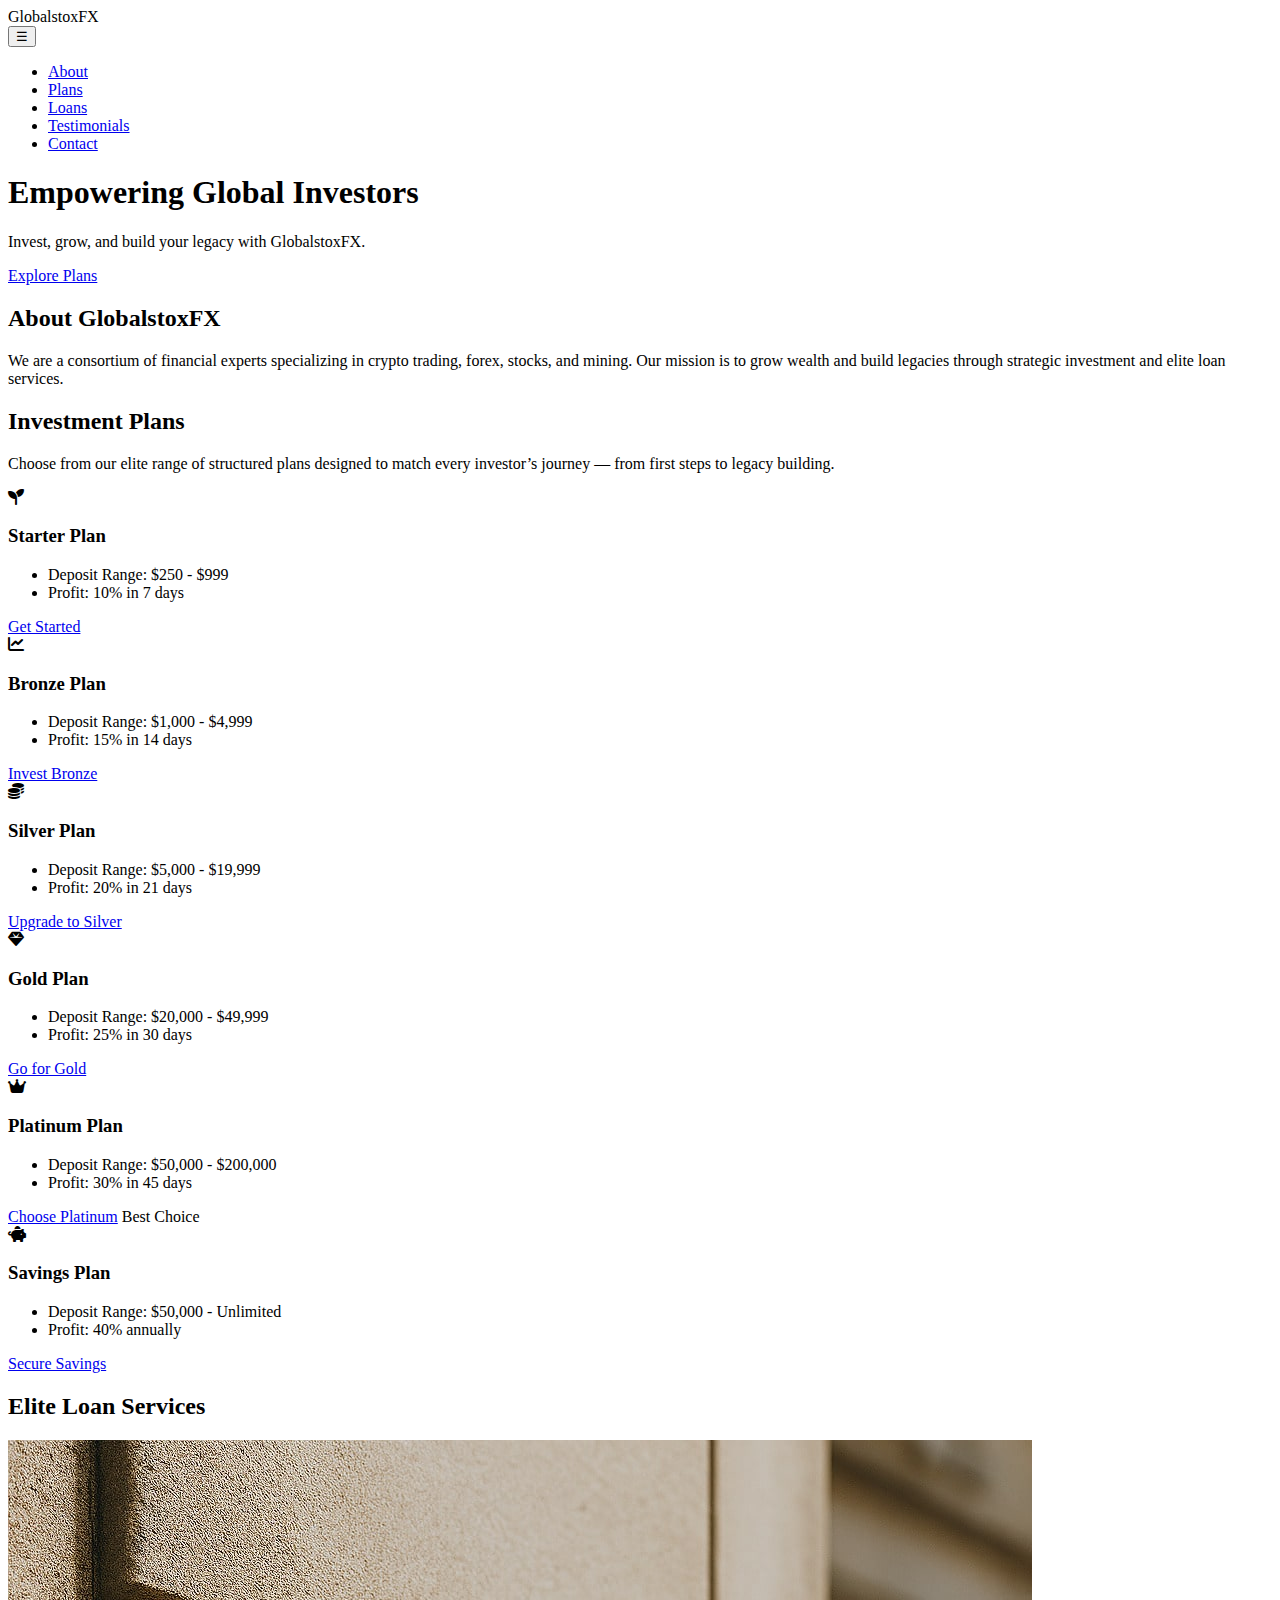
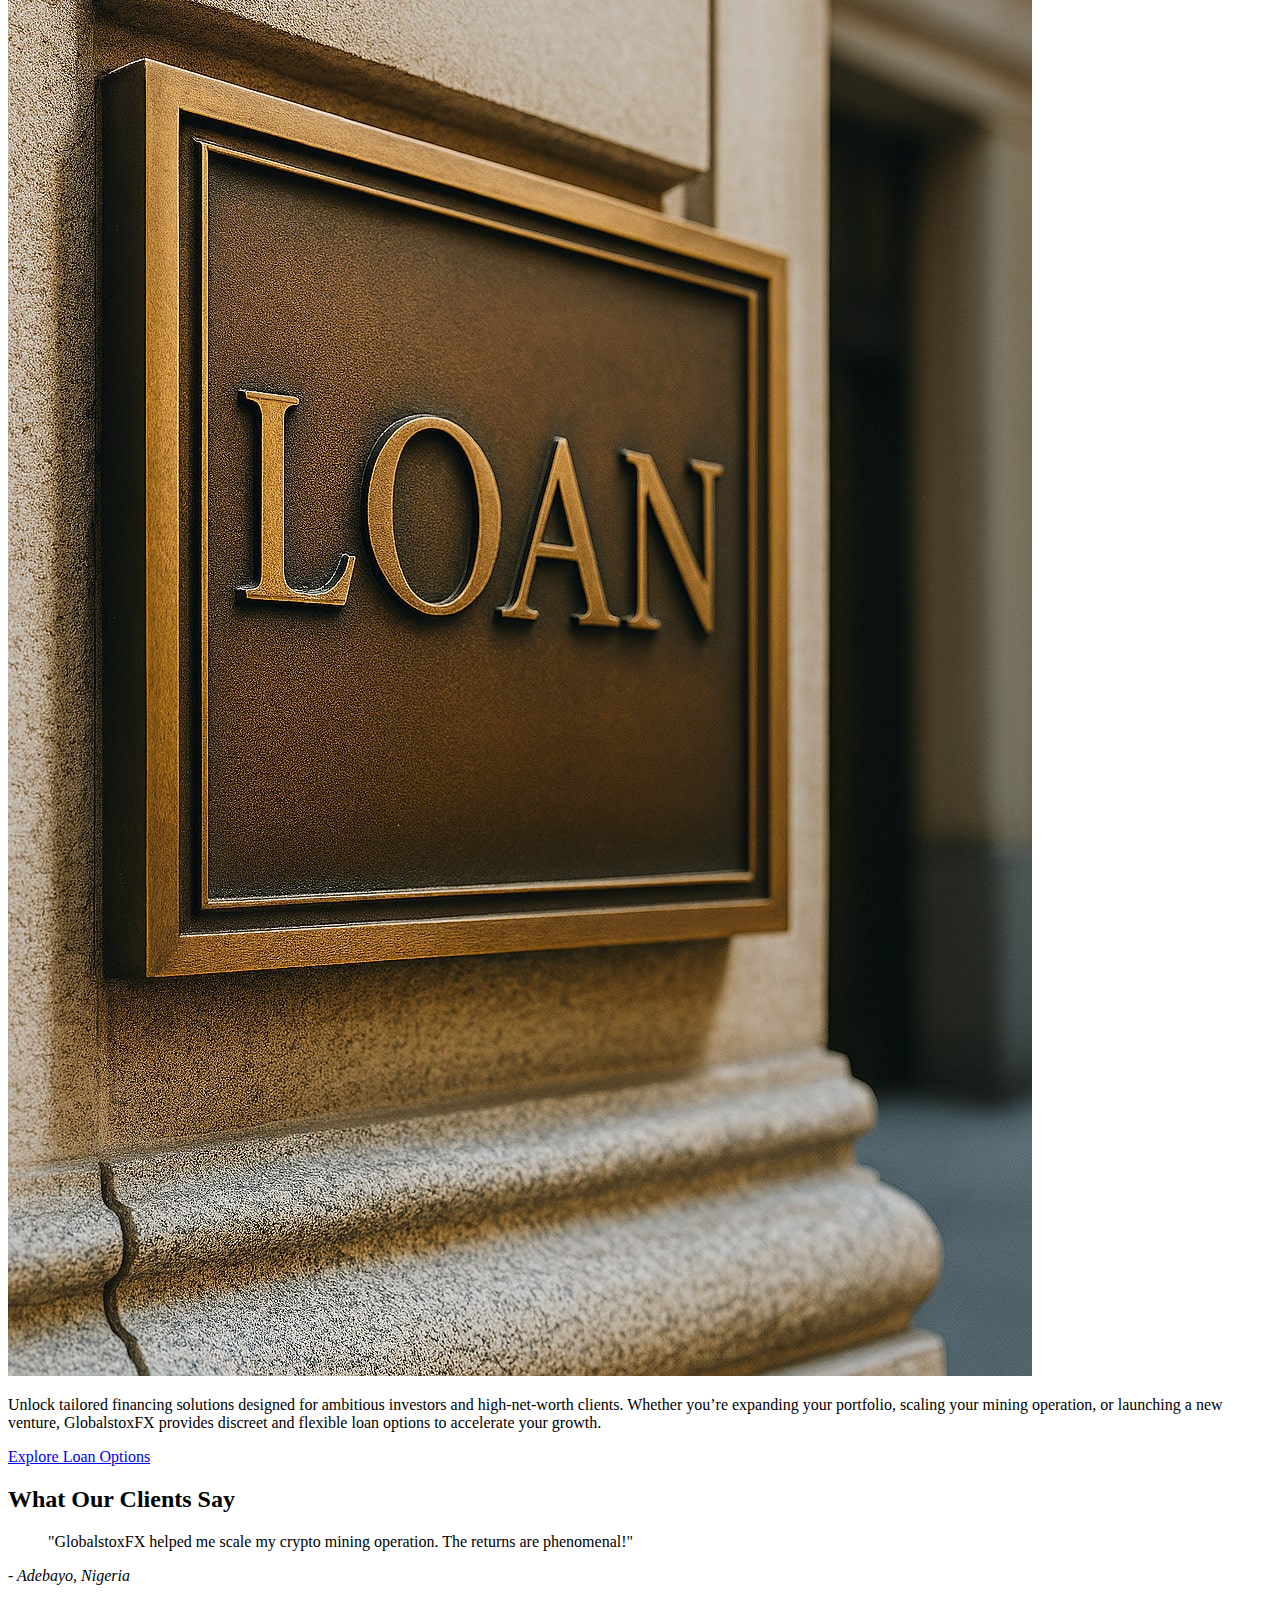
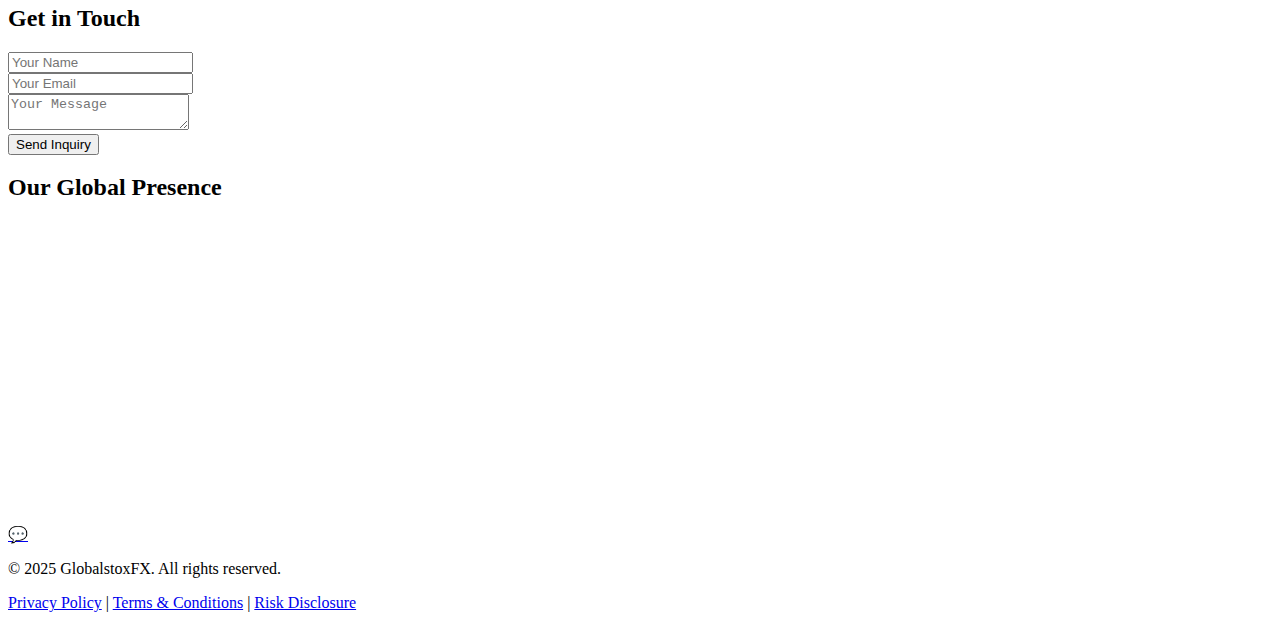
<file: index.html>
<!DOCTYPE html>
<html lang="en">
<head>
  <meta charset="UTF-8" />
  <meta name="viewport" content="width=device-width, initial-scale=1.0" />
  <title>GlobalstoxFX | Elite Investment & Loan Services</title>
  <meta name="description" content="GlobalstoxFX provides elite investment plans, crypto trading, forex, stocks, mining, and tailored loan services to help you grow wealth and build your legacy." />
  <link rel="stylesheet" href="css/style.css" />
  <!-- Google Fonts (example, can be changed in design phase) -->
  <link href="https://fonts.googleapis.com/css2?family=Poppins:wght@400;600;700&display=swap" rel="stylesheet" />
  <link rel="stylesheet" href="https://cdnjs.cloudflare.com/ajax/libs/font-awesome/6.5.0/css/all.min.css">
</head>
<body>

  <!-- Header -->
  <header class="site-header">
  <div class="container header-container">
    <div class="logo">GlobalstoxFX</div>

    <!-- Hamburger Button -->
    <button class="menu-toggle" aria-label="Toggle Menu">
      ☰
    </button>

    <nav class="main-nav" aria-label="Main Navigation">
      <ul>
        <li><a href="#about">About</a></li>
        <li><a href="#plans">Plans</a></li>
        <li><a href="#loans">Loans</a></li>
        <li><a href="#testimonials">Testimonials</a></li>
        <li><a href="#contact">Contact</a></li>
      </ul>
    </nav>
  </div>
  </header>
  <main>

    <!-- Hero Section -->
    <section class="hero" id="hero">
      <div class="container hero-content">
        <h1>Empowering Global Investors</h1>
        <p>Invest, grow, and build your legacy with GlobalstoxFX.</p>
        <a href="#plans" class="cta-button">Explore Plans</a>
      </div>
    </section>

    <!-- About Us -->
    <section id="about" class="about section">
      <div class="container">
        <h2>About GlobalstoxFX</h2>
        <p>
          We are a consortium of financial experts specializing in crypto trading, forex, stocks, and mining. 
          Our mission is to grow wealth and build legacies through strategic investment and elite loan services.
        </p>
      </div>
    </section>

    <!-- Investment Plans -->
<section id="plans" class="plans section">
  <div class="container">
    <h2>Investment Plans</h2>
    <div class="section-divider"></div>
    <p class="section-caption">
      Choose from our elite range of structured plans designed to match every investor’s journey —
      from first steps to legacy building.
    </p>
    <div class="plan-grid">

      <!-- Starter Plan -->
      <article class="plan reveal">
        <div class="plan-icon"><i class="fa-solid fa-seedling"></i></div>
        <h3>Starter Plan</h3>
        <ul>
          <li>Deposit Range: $250 - $999</li>
          <li>Profit: 10% in 7 days</li>
        </ul>
        <a href="#contact" class="plan-cta">Get Started</a>
      </article>

      <!-- Bronze Plan -->
      <article class="plan reveal">
        <div class="plan-icon"><i class="fa-solid fa-chart-line"></i></div>
        <h3>Bronze Plan</h3>
        <ul>
          <li>Deposit Range: $1,000 - $4,999</li>
          <li>Profit: 15% in 14 days</li>
        </ul>
        <a href="#contact" class="plan-cta">Invest Bronze</a>
      </article>

      <!-- Silver Plan -->
      <article class="plan reveal">
        <div class="plan-icon"><i class="fa-solid fa-coins"></i></div>
        <h3>Silver Plan</h3>
        <ul>
          <li>Deposit Range: $5,000 - $19,999</li>
          <li>Profit: 20% in 21 days</li>
        </ul>
        <a href="#contact" class="plan-cta">Upgrade to Silver</a>
      </article>

      <!-- Gold Plan -->
      <article class="plan reveal">
        <div class="plan-icon"><i class="fa-solid fa-gem"></i></div>
        <h3>Gold Plan</h3>
        <ul>
          <li>Deposit Range: $20,000 - $49,999</li>
          <li>Profit: 25% in 30 days</li>
        </ul>
        <a href="#contact" class="plan-cta">Go for Gold</a>
      </article>

      <!-- Platinum Plan (Highlight) -->
      <article class="plan plan-highlight reveal">
        <div class="plan-icon"><i class="fa-solid fa-crown"></i></div>
        <h3>Platinum Plan</h3>
        <ul>
          <li>Deposit Range: $50,000 - $200,000</li>
          <li>Profit: 30% in 45 days</li>
        </ul>
        <a href="#contact" class="plan-cta highlight-btn">Choose Platinum</a>
        <span class="badge">Best Choice</span>
      </article>

      <!-- Savings Plan -->
      <article class="plan reveal">
        <div class="plan-icon"><i class="fa-solid fa-piggy-bank"></i></div>
        <h3>Savings Plan</h3>
        <ul>
          <li>Deposit Range: $50,000 - Unlimited</li>
          <li>Profit: 40% annually</li>
        </ul>
        <a href="#contact" class="plan-cta">Secure Savings</a>
      </article>

    </div>
  </div>
</section>

    <!-- Loan Services -->
<section id="loans" class="loans-section">
  <div class="container">
    <h2 class="section-title center">Elite Loan Services</h2>

    <div class="loan-layout">
      <!-- Image -->
      <div class="loan-image">
        <img src="images/loan.jpg" alt="Elite Loan Services" />
      </div>

      <!-- Divider (desktop only) -->
      <div class="loan-divider"></div>

      <!-- Text + CTA -->
      <div class="loan-content">
        <p class="section-subtitle">
          Unlock tailored financing solutions designed for ambitious investors
          and high-net-worth clients. Whether you’re expanding your portfolio,
          scaling your mining operation, or launching a new venture, 
          GlobalstoxFX provides discreet and flexible loan options to accelerate your growth.
        </p>
        <a href="loan.html" class="cta-button">Explore Loan Options</a>
      </div>
    </div>
  </div>
</section>

    <!-- Testimonials -->
    <section id="testimonials" class="testimonials section">
      <div class="container">
        <h2>What Our Clients Say</h2>
        <div class="testimonial">
          <blockquote>
            "GlobalstoxFX helped me scale my crypto mining operation. The returns are phenomenal!"
          </blockquote>
          <cite>- Adebayo, Nigeria</cite>
        </div>
        <!-- More testimonials here -->
      </div>
    </section>

    <!-- Contact / Inquiry Form -->
    <section id="contact" class="contact section">
      <div class="container">
        <h2>Get in Touch</h2>
        <form aria-label="Contact Form">
          <div class="form-group">
            <input type="text" name="name" placeholder="Your Name" required />
          </div>
          <div class="form-group">
            <input type="email" name="email" placeholder="Your Email" required />
          </div>
          <div class="form-group">
            <textarea name="message" placeholder="Your Message" required></textarea>
          </div>
          <button type="submit" class="cta-button">Send Inquiry</button>
        </form>
      </div>
    </section>

    <!-- Location Map -->
    <section id="location" class="location section">
      <div class="container">
        <h2>Our Global Presence</h2>
        <iframe 
          src="https://maps.google.com/maps?q=New%20York&t=&z=13&ie=UTF8&iwloc=&output=embed" 
          width="100%" height="300" frameborder="0" style="border:0;" allowfullscreen 
          aria-label="Company Location on Google Maps"></iframe>
      </div>
    </section>

  </main>

  <!-- WhatsApp Floating Button -->
  <a href="https://wa.me/1234567890" class="whatsapp-float" target="_blank" aria-label="Chat on WhatsApp">💬</a>

    <!-- =========================
       Footer
  ========================= -->
  <footer class="site-footer">
    <div class="container text-center">
      <p>&copy; 2025 GlobalstoxFX. All rights reserved.</p>
      <p>
        <a href="privacy.html">Privacy Policy</a> | 
        <a href="terms.html">Terms & Conditions</a> | 
        <a href="risk.html">Risk Disclosure</a>
      </p>
    </div>
  </footer>
  
<script src="js/script.js" defer></script>
</body>
</html>
</file>
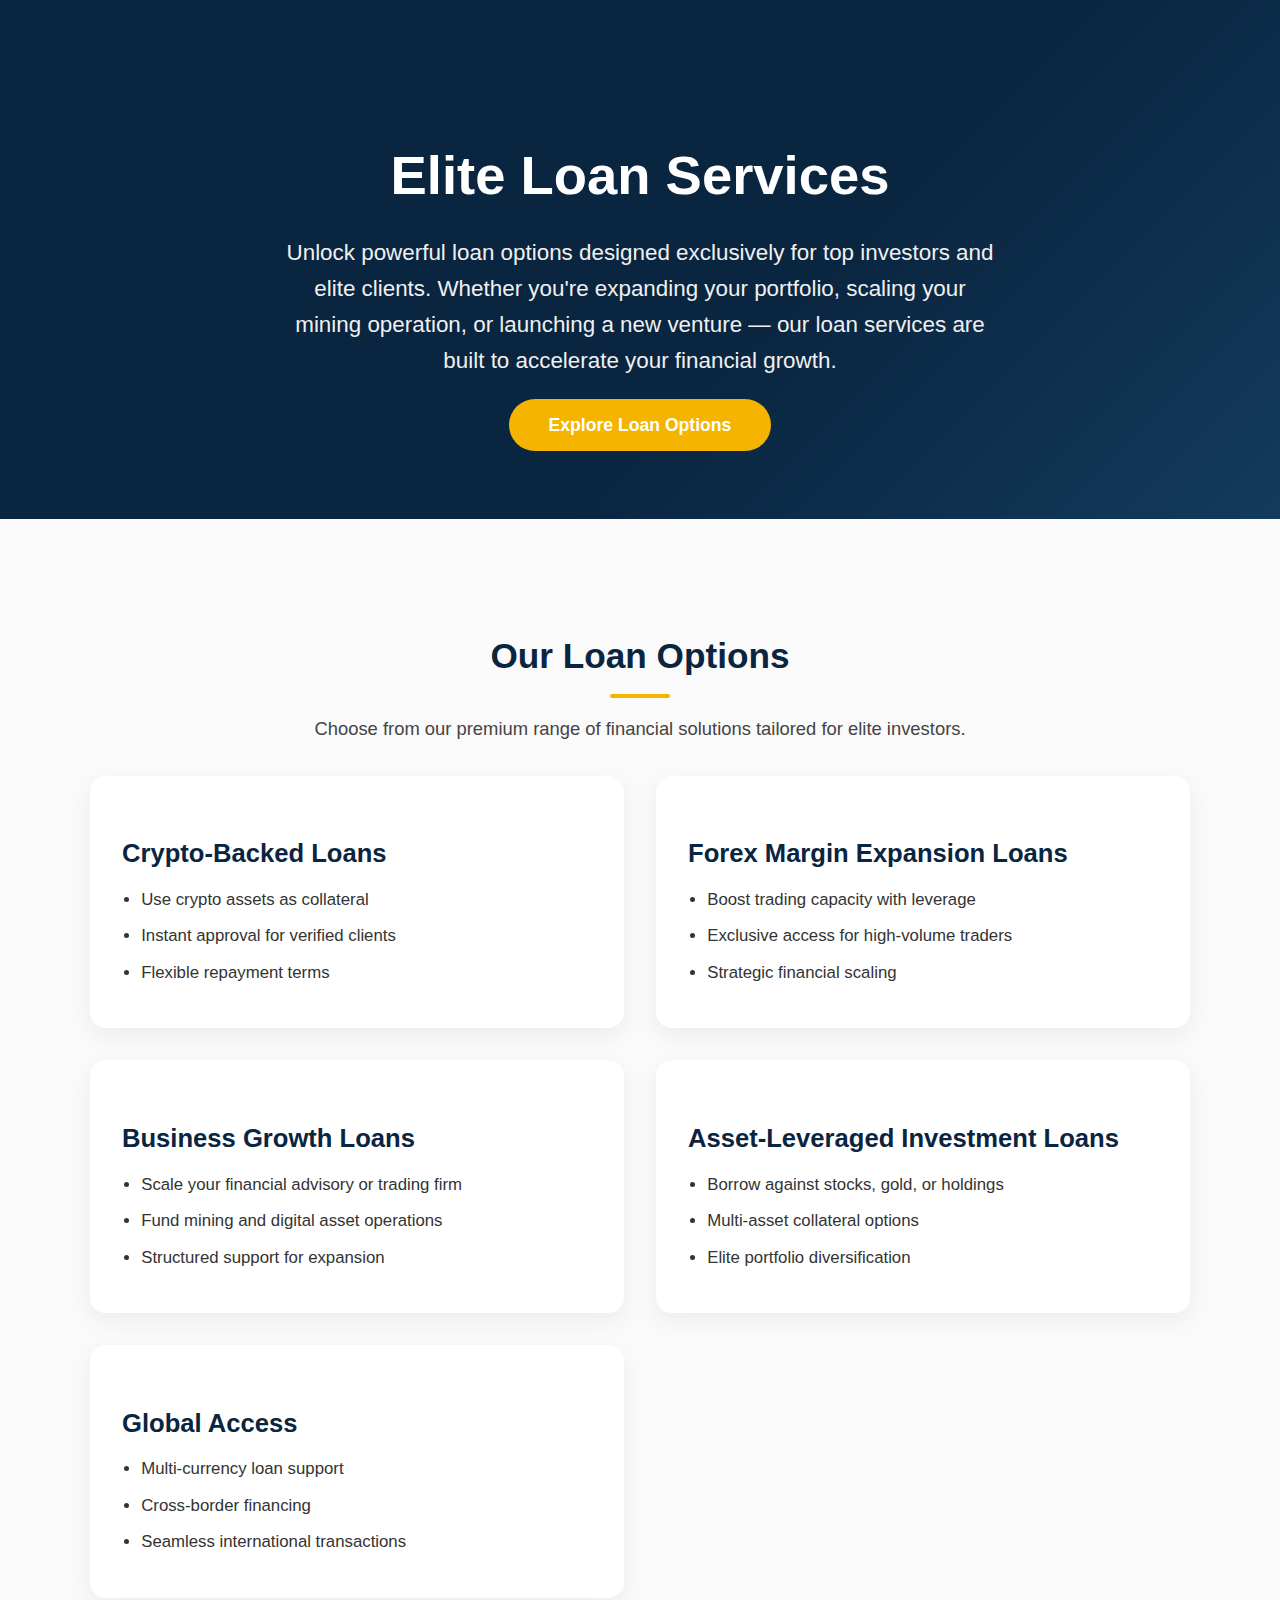
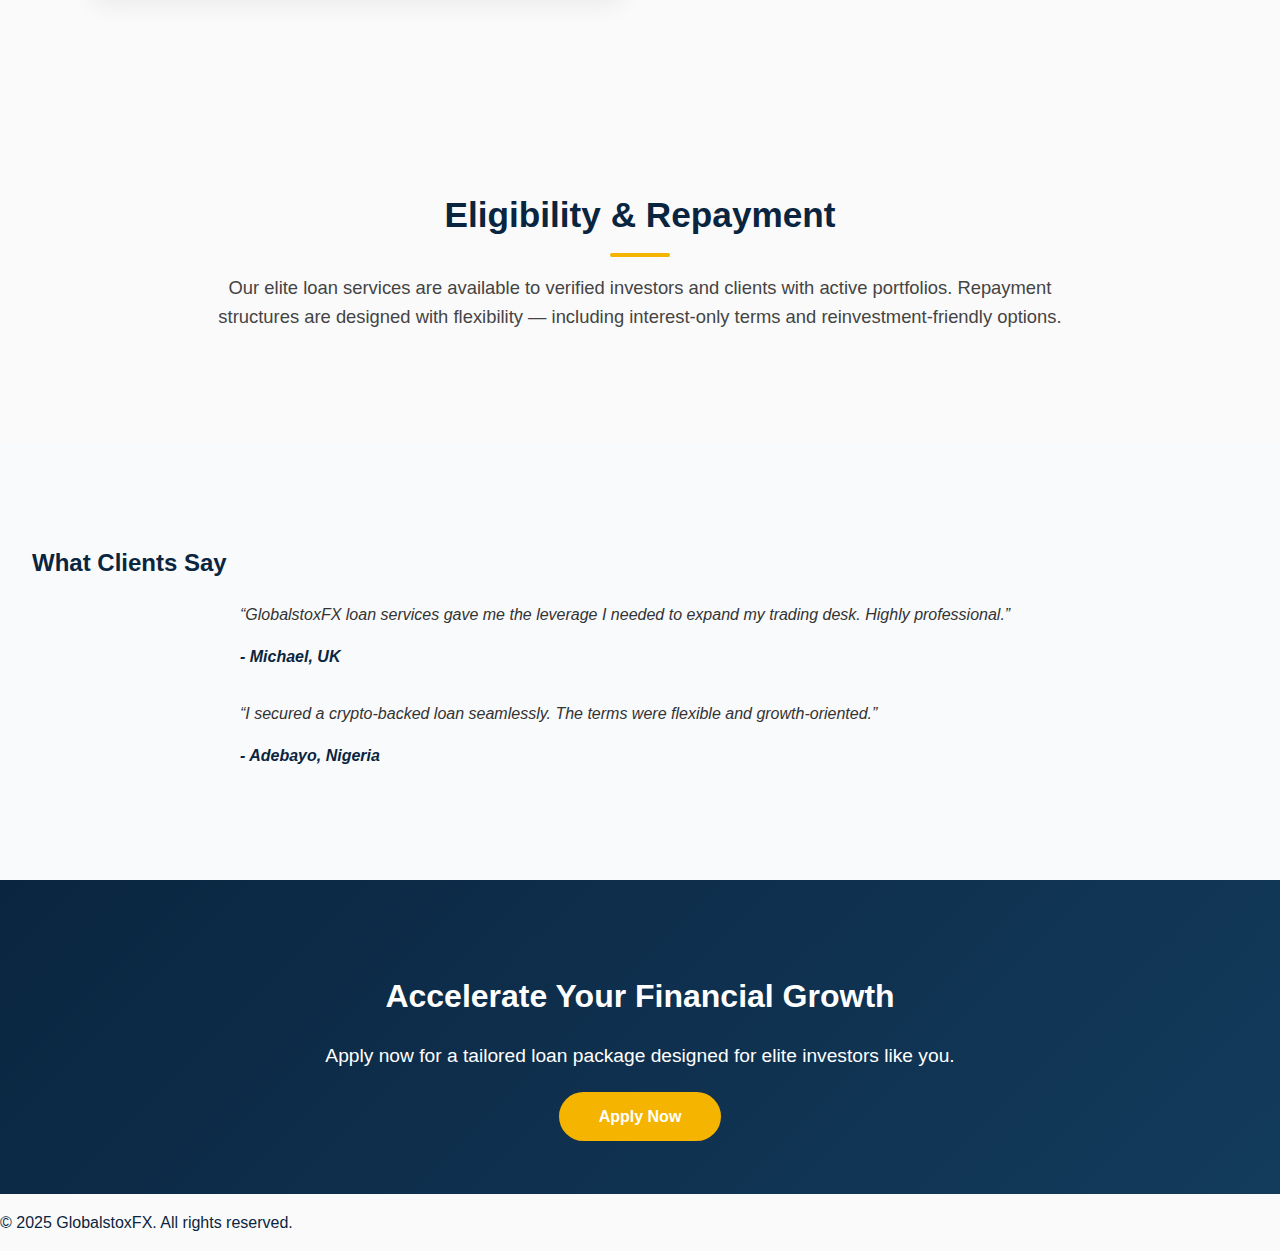
<file: loan.html>
<!DOCTYPE html>
<html lang="en">
<head>
  <meta charset="UTF-8">
  <meta name="viewport" content="width=device-width, initial-scale=1.0">
  <title>Elite Loan Services | GlobalstoxFX</title>
  <link rel="stylesheet" href="css/loan.css">
</head>
<body>

  <!-- Hero Section -->
  <section class="loan-hero">
    <h1>Elite Loan Services</h1>
    <p>
      Unlock powerful loan options designed exclusively for top investors and elite clients. 
      Whether you're expanding your portfolio, scaling your mining operation, or launching a new venture — 
      our loan services are built to accelerate your financial growth.
    </p>
    <a href="#loan-types" class="cta-button">Explore Loan Options</a>
  </section>

  <!-- Loan Types Section -->
  <section id="loan-types" class="loan-section">
    <h2>Our Loan Options</h2>
    <p>Choose from our premium range of financial solutions tailored for elite investors.</p>
    <div class="loan-grid">
      <div class="loan-card">
        <h3>Crypto-Backed Loans</h3>
        <ul>
          <li>Use crypto assets as collateral</li>
          <li>Instant approval for verified clients</li>
          <li>Flexible repayment terms</li>
        </ul>
      </div>
      <div class="loan-card">
        <h3>Forex Margin Expansion Loans</h3>
        <ul>
          <li>Boost trading capacity with leverage</li>
          <li>Exclusive access for high-volume traders</li>
          <li>Strategic financial scaling</li>
        </ul>
      </div>
      <div class="loan-card">
        <h3>Business Growth Loans</h3>
        <ul>
          <li>Scale your financial advisory or trading firm</li>
          <li>Fund mining and digital asset operations</li>
          <li>Structured support for expansion</li>
        </ul>
      </div>
      <div class="loan-card">
        <h3>Asset-Leveraged Investment Loans</h3>
        <ul>
          <li>Borrow against stocks, gold, or holdings</li>
          <li>Multi-asset collateral options</li>
          <li>Elite portfolio diversification</li>
        </ul>
      </div>
      <div class="loan-card">
        <h3>Global Access</h3>
        <ul>
          <li>Multi-currency loan support</li>
          <li>Cross-border financing</li>
          <li>Seamless international transactions</li>
        </ul>
      </div>
    </div>
  </section>

  <!-- Eligibility Section -->
  <section class="loan-section">
    <h2>Eligibility & Repayment</h2>
    <p>
      Our elite loan services are available to verified investors and clients with active portfolios. 
      Repayment structures are designed with flexibility — including interest-only terms and reinvestment-friendly options.
    </p>
  </section>

  <!-- Testimonials Section -->
  <section class="loan-testimonials">
    <h2>What Clients Say</h2>
    <div class="testimonial">
      <p>“GlobalstoxFX loan services gave me the leverage I needed to expand my trading desk. Highly professional.”</p>
      <span>- Michael, UK</span>
    </div>
    <div class="testimonial">
      <p>“I secured a crypto-backed loan seamlessly. The terms were flexible and growth-oriented.”</p>
      <span>- Adebayo, Nigeria</span>
    </div>
  </section>

  <!-- CTA Banner -->
  <section class="loan-cta">
    <h2>Accelerate Your Financial Growth</h2>
    <p>Apply now for a tailored loan package designed for elite investors like you.</p>
    <a href="apply.html" class="cta-button">Apply Now</a>
  </section>

  <!-- Footer -->
  <footer>
    <p>&copy; 2025 GlobalstoxFX. All rights reserved.</p>
  </footer>

</body>
</html>
</file>
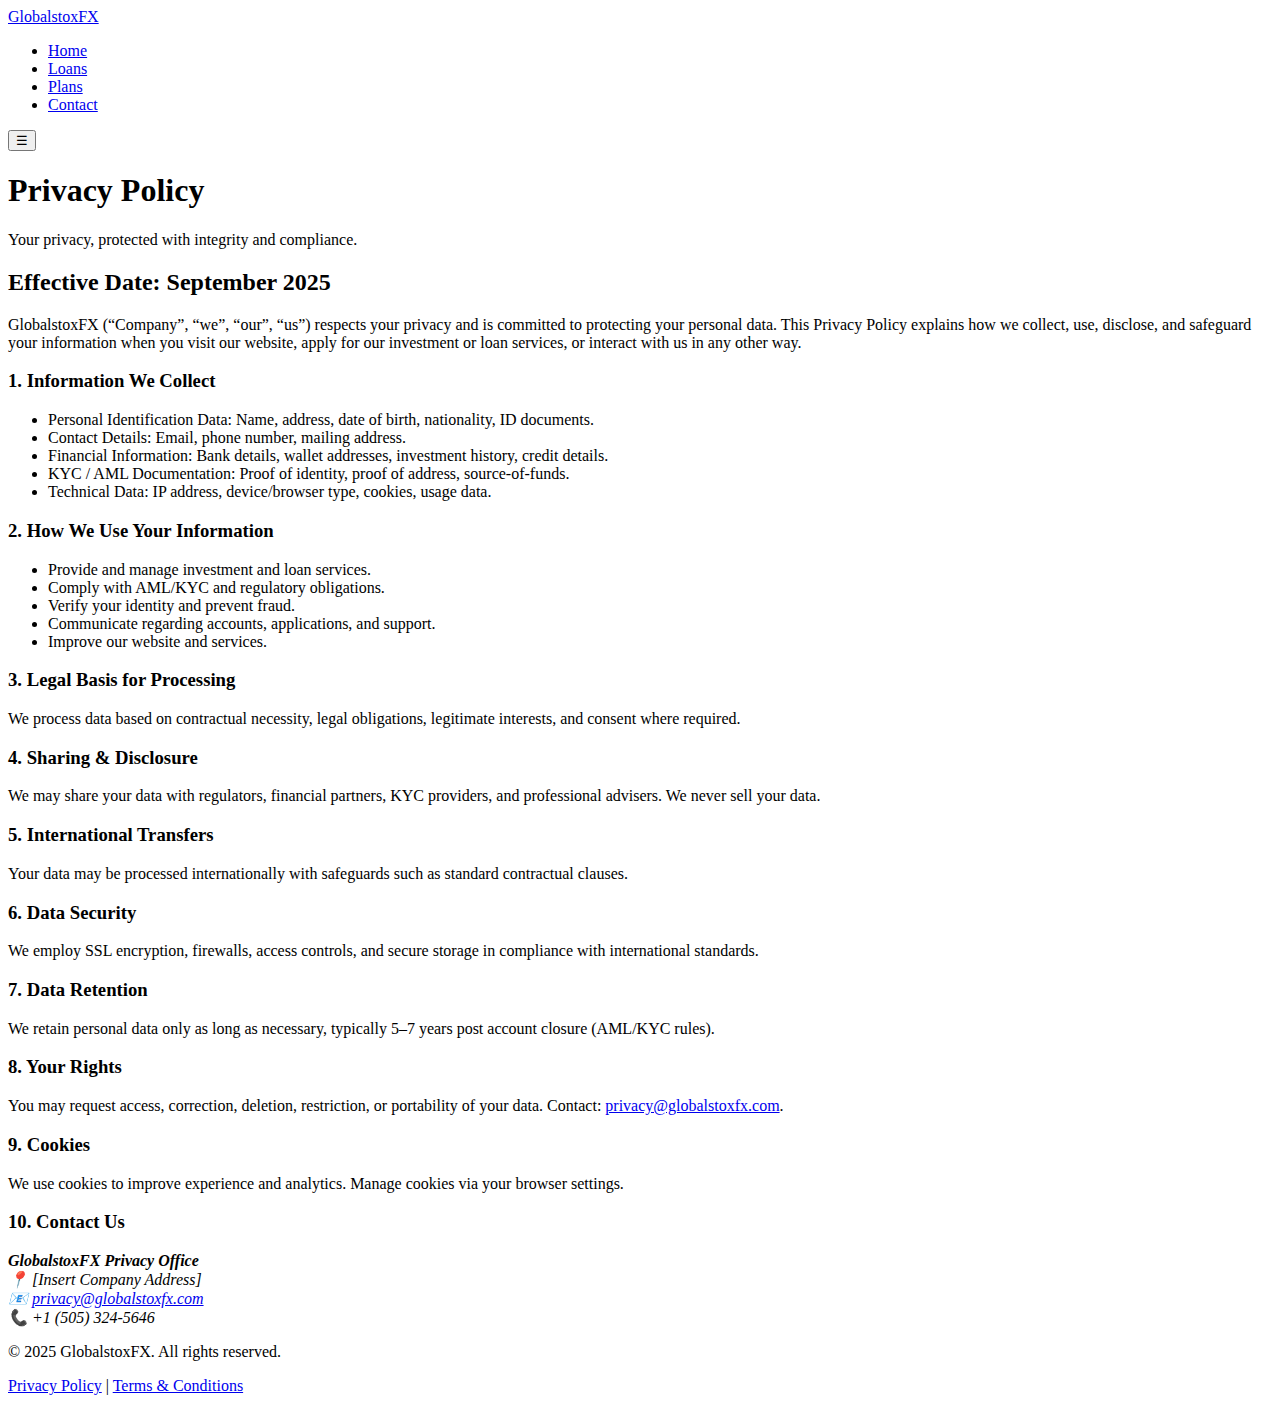
<file: privacy.html>
<!DOCTYPE html>
<html lang="en">
<head>
  <meta charset="UTF-8" />
  <meta name="viewport" content="width=device-width, initial-scale=1.0" />
  <title>Privacy Policy | GlobalstoxFX</title>
  <link rel="stylesheet" href="css/style.css" />
</head>
<body>
  <!-- =========================
       Header
  ========================= -->
  <header class="site-header">
    <div class="container flex-between">
      <a href="index.html" class="logo">GlobalstoxFX</a>
      <nav class="site-nav" id="main-nav">
        <ul>
          <li><a href="index.html">Home</a></li>
          <li><a href="loan.html">Loans</a></li>
          <li><a href="index.html#plans">Plans</a></li>
          <li><a href="index.html#contact">Contact</a></li>
        </ul>
      </nav>
      <button class="nav-toggle" id="nav-toggle">☰</button>
    </div>
  </header>

  <!-- =========================
       Hero Section
  ========================= -->
  <section class="hero-section small-hero">
    <div class="container text-center">
      <h1>Privacy Policy</h1>
      <p>Your privacy, protected with integrity and compliance.</p>
    </div>
  </section>

  <!-- =========================
       Privacy Policy Content
  ========================= -->
  <main class="content-section">
    <div class="container policy-container">
      <h2>Effective Date: September 2025</h2>
      <p>
        GlobalstoxFX (“Company”, “we”, “our”, “us”) respects your privacy and is committed to
        protecting your personal data. This Privacy Policy explains how we collect, use, disclose, and
        safeguard your information when you visit our website, apply for our investment or loan services, or
        interact with us in any other way.
      </p>

      <h3>1. Information We Collect</h3>
      <ul>
        <li>Personal Identification Data: Name, address, date of birth, nationality, ID documents.</li>
        <li>Contact Details: Email, phone number, mailing address.</li>
        <li>Financial Information: Bank details, wallet addresses, investment history, credit details.</li>
        <li>KYC / AML Documentation: Proof of identity, proof of address, source-of-funds.</li>
        <li>Technical Data: IP address, device/browser type, cookies, usage data.</li>
      </ul>

      <h3>2. How We Use Your Information</h3>
      <ul>
        <li>Provide and manage investment and loan services.</li>
        <li>Comply with AML/KYC and regulatory obligations.</li>
        <li>Verify your identity and prevent fraud.</li>
        <li>Communicate regarding accounts, applications, and support.</li>
        <li>Improve our website and services.</li>
      </ul>

      <h3>3. Legal Basis for Processing</h3>
      <p>We process data based on contractual necessity, legal obligations, legitimate interests, and consent where required.</p>

      <h3>4. Sharing & Disclosure</h3>
      <p>We may share your data with regulators, financial partners, KYC providers, and professional advisers. We never sell your data.</p>

      <h3>5. International Transfers</h3>
      <p>Your data may be processed internationally with safeguards such as standard contractual clauses.</p>

      <h3>6. Data Security</h3>
      <p>We employ SSL encryption, firewalls, access controls, and secure storage in compliance with international standards.</p>

      <h3>7. Data Retention</h3>
      <p>We retain personal data only as long as necessary, typically 5–7 years post account closure (AML/KYC rules).</p>

      <h3>8. Your Rights</h3>
      <p>You may request access, correction, deletion, restriction, or portability of your data. Contact: <a href="mailto:privacy@globalstoxfx.com">privacy@globalstoxfx.com</a>.</p>

      <h3>9. Cookies</h3>
      <p>We use cookies to improve experience and analytics. Manage cookies via your browser settings.</p>

      <h3>10. Contact Us</h3>
      <address>
        <strong>GlobalstoxFX Privacy Office</strong><br />
        📍 [Insert Company Address]<br />
        📧 <a href="mailto:privacy@globalstoxfx.com">privacy@globalstoxfx.com</a><br />
        📞 +1 (505) 324-5646
      </address>
    </div>
  </main>

  <!-- =========================
       Footer
  ========================= -->
  <footer class="site-footer">
    <div class="container text-center">
      <p>&copy; 2025 GlobalstoxFX. All rights reserved.</p>
      <p>
        <a href="privacy.html">Privacy Policy</a> | 
        <a href="terms.html">Terms & Conditions</a>
      </p>
    </div>
  </footer>

  <script src="js/script.js"></script>
</body>
</html>
</file>
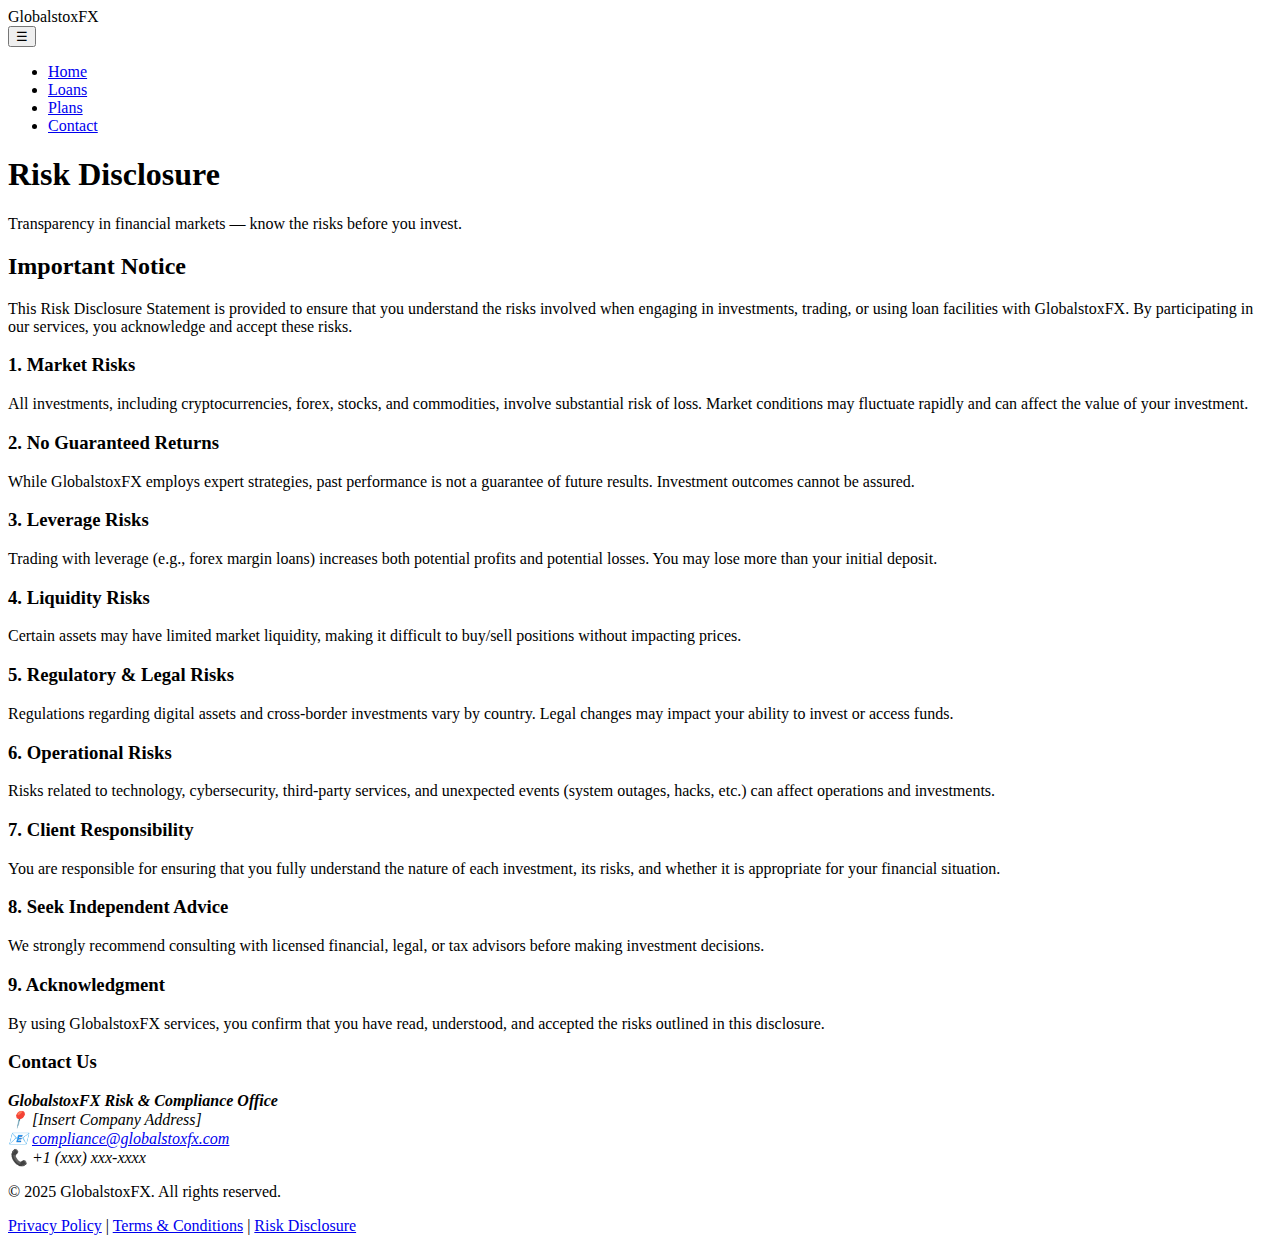
<file: risk.html>
<!DOCTYPE html>
<html lang="en">
<head>
  <meta charset="UTF-8" />
  <meta name="viewport" content="width=device-width, initial-scale=1.0" />
  <title>GlobalstoxFX | Elite Investment & Loan Services</title>
  <meta name="description" content="GlobalstoxFX provides elite investment plans, crypto trading, forex, stocks, mining, and tailored loan services to help you grow wealth and build your legacy." />
  <link rel="stylesheet" href="css/style.css" />
  <!-- Google Fonts (example, can be changed in design phase) -->
  <link href="https://fonts.googleapis.com/css2?family=Poppins:wght@400;600;700&display=swap" rel="stylesheet" />
  <link rel="stylesheet" href="https://cdnjs.cloudflare.com/ajax/libs/font-awesome/6.5.0/css/all.min.css">
</head>
<body>

  <!-- Header -->
  <header class="site-header">
  <div class="container header-container">
    <div class="logo">GlobalstoxFX</div>

    <!-- Hamburger Button -->
    <button class="menu-toggle" aria-label="Toggle Menu">
      ☰
    </button>

    <nav class="main-nav" aria-label="Main Navigation">
        <ul>
          <li><a href="index.html">Home</a></li>
          <li><a href="loan.html">Loans</a></li>
          <li><a href="index.html#plans">Plans</a></li>
          <li><a href="index.html#contact">Contact</a></li>
        </ul>
      </nav>
    </div>
  </header>

  <!-- =========================
       Hero Section
  ========================= -->
  <section class="hero-section small-hero">
    <div class="container text-center">
      <h1>Risk Disclosure</h1>
      <p>Transparency in financial markets — know the risks before you invest.</p>
    </div>
  </section>

  <!-- =========================
       Risk Disclosure Content
  ========================= -->
  <main class="content-section">
    <div class="container policy-container">
      <h2>Important Notice</h2>
      <p>
        This Risk Disclosure Statement is provided to ensure that you understand the risks
        involved when engaging in investments, trading, or using loan facilities with
        GlobalstoxFX. By participating in our services, you acknowledge and accept these risks.
      </p>

      <h3>1. Market Risks</h3>
      <p>
        All investments, including cryptocurrencies, forex, stocks, and commodities,
        involve substantial risk of loss. Market conditions may fluctuate rapidly and can
        affect the value of your investment.
      </p>

      <h3>2. No Guaranteed Returns</h3>
      <p>
        While GlobalstoxFX employs expert strategies, past performance is not a guarantee
        of future results. Investment outcomes cannot be assured.
      </p>

      <h3>3. Leverage Risks</h3>
      <p>
        Trading with leverage (e.g., forex margin loans) increases both potential profits
        and potential losses. You may lose more than your initial deposit.
      </p>

      <h3>4. Liquidity Risks</h3>
      <p>
        Certain assets may have limited market liquidity, making it difficult to buy/sell
        positions without impacting prices.
      </p>

      <h3>5. Regulatory & Legal Risks</h3>
      <p>
        Regulations regarding digital assets and cross-border investments vary by country.
        Legal changes may impact your ability to invest or access funds.
      </p>

      <h3>6. Operational Risks</h3>
      <p>
        Risks related to technology, cybersecurity, third-party services, and unexpected
        events (system outages, hacks, etc.) can affect operations and investments.
      </p>

      <h3>7. Client Responsibility</h3>
      <p>
        You are responsible for ensuring that you fully understand the nature of each
        investment, its risks, and whether it is appropriate for your financial situation.
      </p>

      <h3>8. Seek Independent Advice</h3>
      <p>
        We strongly recommend consulting with licensed financial, legal, or tax advisors
        before making investment decisions.
      </p>

      <h3>9. Acknowledgment</h3>
      <p>
        By using GlobalstoxFX services, you confirm that you have read, understood,
        and accepted the risks outlined in this disclosure.
      </p>

      <h3>Contact Us</h3>
      <address>
        <strong>GlobalstoxFX Risk & Compliance Office</strong><br />
        📍 [Insert Company Address]<br />
        📧 <a href="mailto:compliance@globalstoxfx.com">compliance@globalstoxfx.com</a><br />
        📞 +1 (xxx) xxx-xxxx
      </address>
    </div>
  </main>

  <!-- =========================
       Footer
  ========================= -->
  <footer class="site-footer">
    <div class="container text-center">
      <p>&copy; 2025 GlobalstoxFX. All rights reserved.</p>
      <p>
        <a href="privacy.html">Privacy Policy</a> | 
        <a href="terms.html">Terms & Conditions</a> | 
        <a href="risk.html">Risk Disclosure</a>
      </p>
    </div>
  </footer>

  <script src="js/script.js" defer></script>
</body>
</html>
</file>
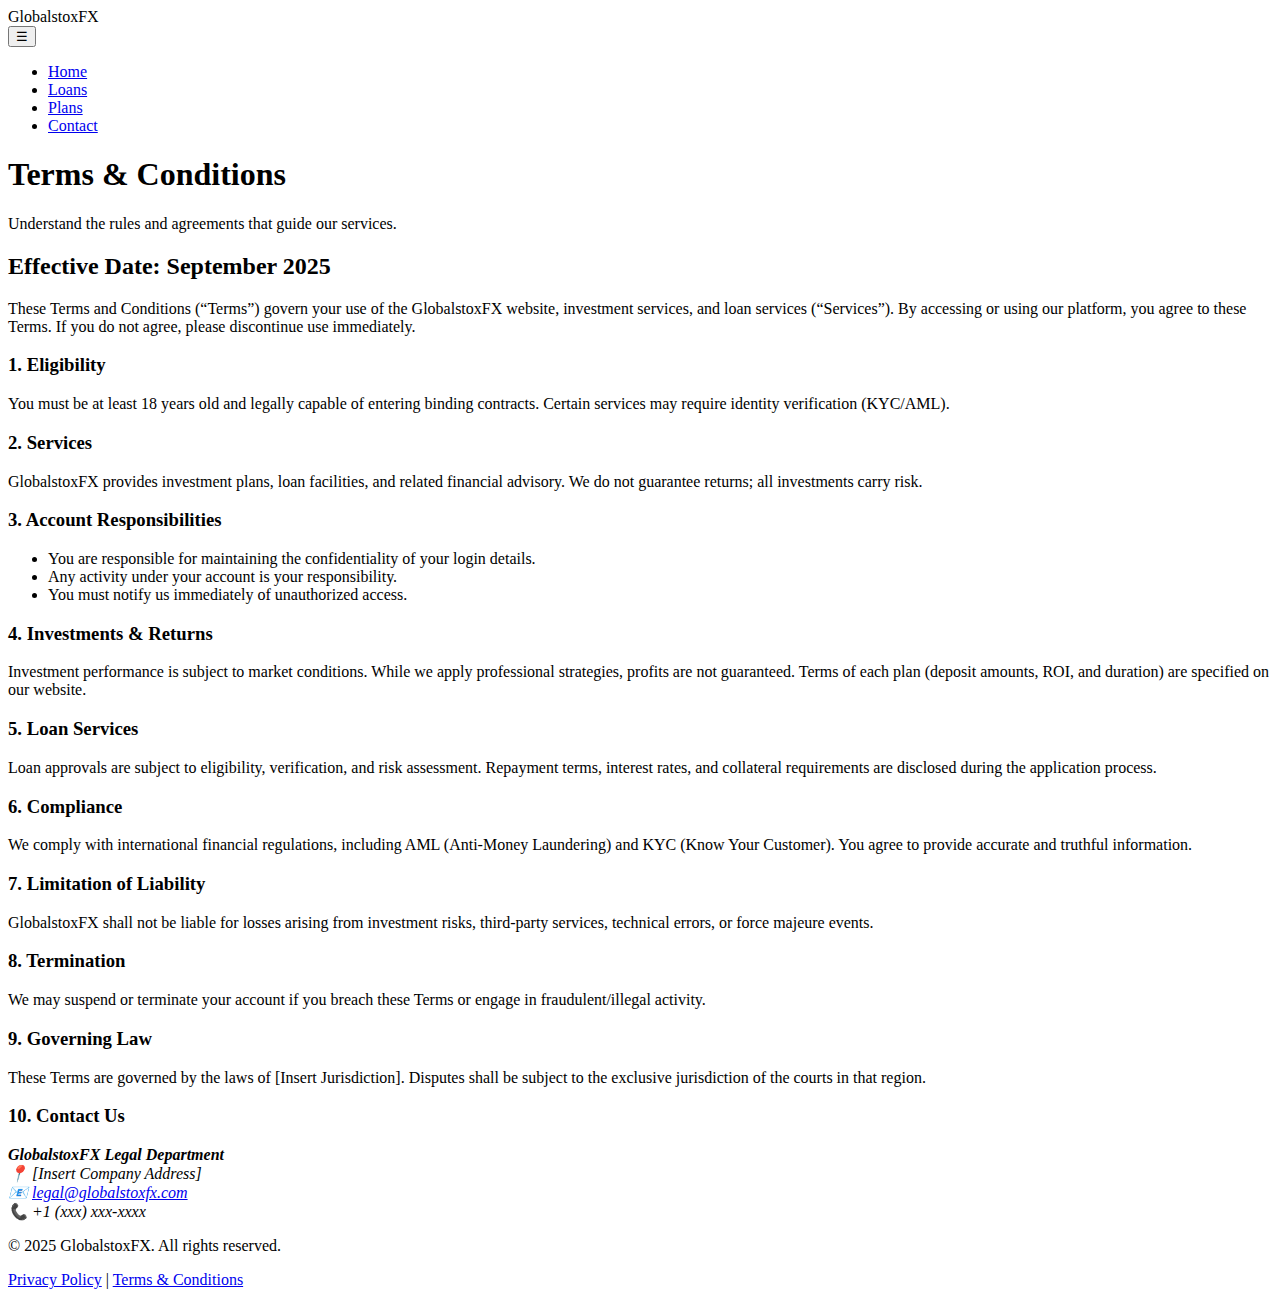
<file: terms.html>
<!DOCTYPE html>
<html lang="en">
<head>
  <meta charset="UTF-8" />
  <meta name="viewport" content="width=device-width, initial-scale=1.0" />
  <title>GlobalstoxFX | Elite Investment & Loan Services</title>
  <meta name="description" content="GlobalstoxFX provides elite investment plans, crypto trading, forex, stocks, mining, and tailored loan services to help you grow wealth and build your legacy." />
  <link rel="stylesheet" href="css/style.css" />
  <!-- Google Fonts (example, can be changed in design phase) -->
  <link href="https://fonts.googleapis.com/css2?family=Poppins:wght@400;600;700&display=swap" rel="stylesheet" />
  <link rel="stylesheet" href="https://cdnjs.cloudflare.com/ajax/libs/font-awesome/6.5.0/css/all.min.css">
</head>
<body>

  <!-- Header -->
  <header class="site-header">
  <div class="container header-container">
    <div class="logo">GlobalstoxFX</div>

    <!-- Hamburger Button -->
    <button class="menu-toggle" aria-label="Toggle Menu">
      ☰
    </button>

    <nav class="main-nav" aria-label="Main Navigation">
        <ul>
          <li><a href="index.html">Home</a></li>
          <li><a href="loan.html">Loans</a></li>
          <li><a href="index.html#plans">Plans</a></li>
          <li><a href="index.html#contact">Contact</a></li>
        </ul>
      </nav>
    </div>
  </header>

  <!-- =========================
       Hero Section
  ========================= -->
  <section class="hero-section small-hero">
    <div class="container text-center">
      <h1>Terms & Conditions</h1>
      <p>Understand the rules and agreements that guide our services.</p>
    </div>
  </section>

  <!-- =========================
       Terms Content
  ========================= -->
  <main class="content-section">
    <div class="container policy-container">
      <h2>Effective Date: September 2025</h2>
      <p>
        These Terms and Conditions (“Terms”) govern your use of the GlobalstoxFX
        website, investment services, and loan services (“Services”). By accessing
        or using our platform, you agree to these Terms. If you do not agree, please
        discontinue use immediately.
      </p>

      <h3>1. Eligibility</h3>
      <p>
        You must be at least 18 years old and legally capable of entering binding
        contracts. Certain services may require identity verification (KYC/AML).
      </p>

      <h3>2. Services</h3>
      <p>
        GlobalstoxFX provides investment plans, loan facilities, and related
        financial advisory. We do not guarantee returns; all investments carry risk.
      </p>

      <h3>3. Account Responsibilities</h3>
      <ul>
        <li>You are responsible for maintaining the confidentiality of your login details.</li>
        <li>Any activity under your account is your responsibility.</li>
        <li>You must notify us immediately of unauthorized access.</li>
      </ul>

      <h3>4. Investments & Returns</h3>
      <p>
        Investment performance is subject to market conditions. While we apply
        professional strategies, profits are not guaranteed. Terms of each plan
        (deposit amounts, ROI, and duration) are specified on our website.
      </p>

      <h3>5. Loan Services</h3>
      <p>
        Loan approvals are subject to eligibility, verification, and risk assessment.
        Repayment terms, interest rates, and collateral requirements are disclosed
        during the application process.
      </p>

      <h3>6. Compliance</h3>
      <p>
        We comply with international financial regulations, including AML (Anti-Money
        Laundering) and KYC (Know Your Customer). You agree to provide accurate and
        truthful information.
      </p>

      <h3>7. Limitation of Liability</h3>
      <p>
        GlobalstoxFX shall not be liable for losses arising from investment risks,
        third-party services, technical errors, or force majeure events.
      </p>

      <h3>8. Termination</h3>
      <p>
        We may suspend or terminate your account if you breach these Terms or
        engage in fraudulent/illegal activity.
      </p>

      <h3>9. Governing Law</h3>
      <p>
        These Terms are governed by the laws of [Insert Jurisdiction]. Disputes
        shall be subject to the exclusive jurisdiction of the courts in that region.
      </p>

      <h3>10. Contact Us</h3>
      <address>
        <strong>GlobalstoxFX Legal Department</strong><br />
        📍 [Insert Company Address]<br />
        📧 <a href="mailto:legal@globalstoxfx.com">legal@globalstoxfx.com</a><br />
        📞 +1 (xxx) xxx-xxxx
      </address>
    </div>
  </main>

  <!-- =========================
       Footer
  ========================= -->
  <footer class="site-footer">
    <div class="container text-center">
      <p>&copy; 2025 GlobalstoxFX. All rights reserved.</p>
      <p>
        <a href="privacy.html">Privacy Policy</a> | 
        <a href="terms.html">Terms & Conditions</a>
      </p>
    </div>
  </footer>

 <script src="js/script.js" defer></script>
</body>
</html>
</file>
<file: css/style.css>

</file>
<file: css/loan.css>
/* ================================
   Global Loan Page Styling
   ================================ */
body {
  margin: 0;
  font-family: "Poppins", sans-serif;
  color: #0a2540;
  background: #fafafa;
  line-height: 1.6;
}

/* ---------------- Hero Section ---------------- */
.loan-hero {
  background: linear-gradient(135deg, #0a2540 60%, #133b5c 100%);
  color: #fff;
  text-align: center;
  padding: 6rem 2rem 5rem;
}

.loan-hero h1 {
  font-size: 3rem;
  margin-bottom: 1rem;
  font-weight: 700;
}

.loan-hero p {
  font-size: 1.3rem;
  max-width: 720px;
  margin: 0 auto 2rem auto;
  color: #f0f0f0;
}

.loan-hero .cta-button {
  background: #f4b400;
  color: #fff;
  padding: 1rem 2.5rem;
  font-size: 1.1rem;
  border-radius: 50px;
  font-weight: 600;
  text-decoration: none;
  transition: all 0.3s ease;
}

.loan-hero .cta-button:hover {
  background: #d99a00;
  box-shadow: 0 6px 15px rgba(0,0,0,0.25);
  transform: translateY(-3px);
}

/* ---------------- Section Titles ---------------- */
.loan-section {
  padding: 5rem 2rem;
  text-align: center;
}

.loan-section h2 {
  font-size: 2.2rem;
  margin-bottom: 1rem;
  position: relative;
  display: inline-block;
  color: #0a2540;
  font-weight: 700;
}

.loan-section h2::after {
  content: "";
  display: block;
  width: 60px;
  height: 4px;
  background: #f4b400;
  margin: 0.6rem auto 0 auto;
  border-radius: 2px;
}

.loan-section p {
  font-size: 1.15rem;
  color: #444;
  max-width: 850px;
  margin: 0 auto 2rem auto;
}

/* ---------------- Loan Cards ---------------- */
.loan-grid {
  display: grid;
  grid-template-columns: 1fr;
  gap: 2rem;
  max-width: 1100px;
  margin: 0 auto;
}

.loan-card {
  background: rgba(255, 255, 255, 0.95);
  border-radius: 16px;
  padding: 2rem;
  box-shadow: 0 8px 25px rgba(0,0,0,0.06);
  transition: all 0.3s ease;
  text-align: left;
}

.loan-card:hover {
  transform: translateY(-5px);
  box-shadow: 0 12px 30px rgba(0,0,0,0.12);
}

.loan-card h3 {
  font-size: 1.5rem;
  color: #0a2540;
  margin-bottom: 0.8rem;
}

.loan-card ul {
  margin: 0;
  padding-left: 1.2rem;
  color: #333;
}

.loan-card ul li {
  margin-bottom: 0.6rem;
  font-size: 1.05rem;
}

/* ---------------- Testimonials ---------------- */
.loan-testimonials {
  background: #f9fafc;
  padding: 5rem 2rem;
}

.loan-testimonials .testimonial {
  max-width: 800px;
  margin: 0 auto 2rem auto;
  font-style: italic;
  color: #333;
}

.loan-testimonials .testimonial span {
  display: block;
  margin-top: 0.5rem;
  font-weight: 600;
  color: #0a2540;
}

/* ---------------- CTA Banner ---------------- */
.loan-cta {
  background: linear-gradient(135deg, #0a2540, #133b5c);
  color: #fff;
  text-align: center;
  padding: 4rem 2rem;
}

.loan-cta h2 {
  font-size: 2rem;
  margin-bottom: 1rem;
}

.loan-cta p {
  font-size: 1.2rem;
  margin-bottom: 2rem;
}

.loan-cta .cta-button {
  background: #f4b400;
  color: #fff;
  padding: 1rem 2.5rem;
  border-radius: 50px;
  font-weight: 600;
  text-decoration: none;
  transition: all 0.3s ease;
}

.loan-cta .cta-button:hover {
  background: #d99a00;
  transform: translateY(-3px);
  box-shadow: 0 6px 15px rgba(0,0,0,0.25);
}

/* ---------------- Responsive ---------------- */
@media (min-width: 768px) {
  .loan-grid {
    grid-template-columns: repeat(2, 1fr);
  }
}

@media (min-width: 992px) {
  .loan-hero h1 {
    font-size: 3.4rem;
  }

  .loan-hero p {
    font-size: 1.4rem;
  }

  .loan-card h3 {
    font-size: 1.6rem;
  }
}
</file>
